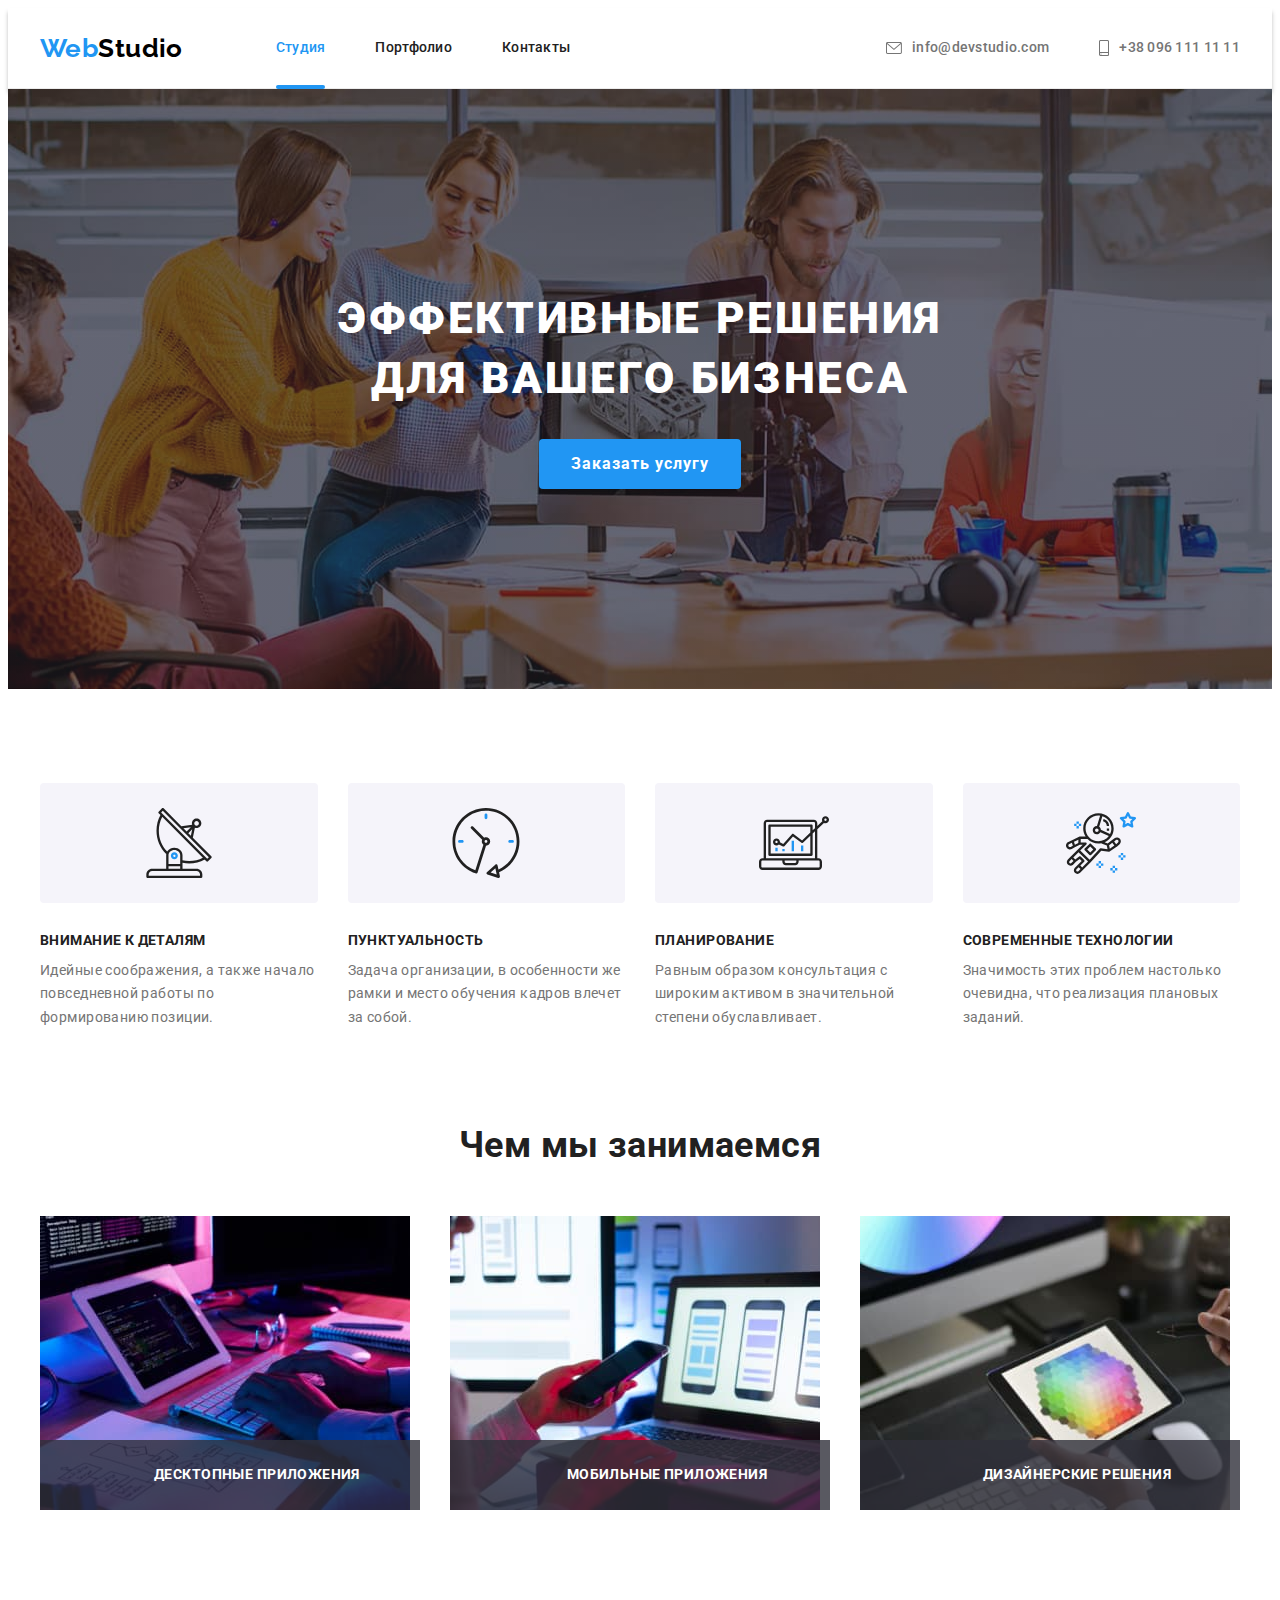
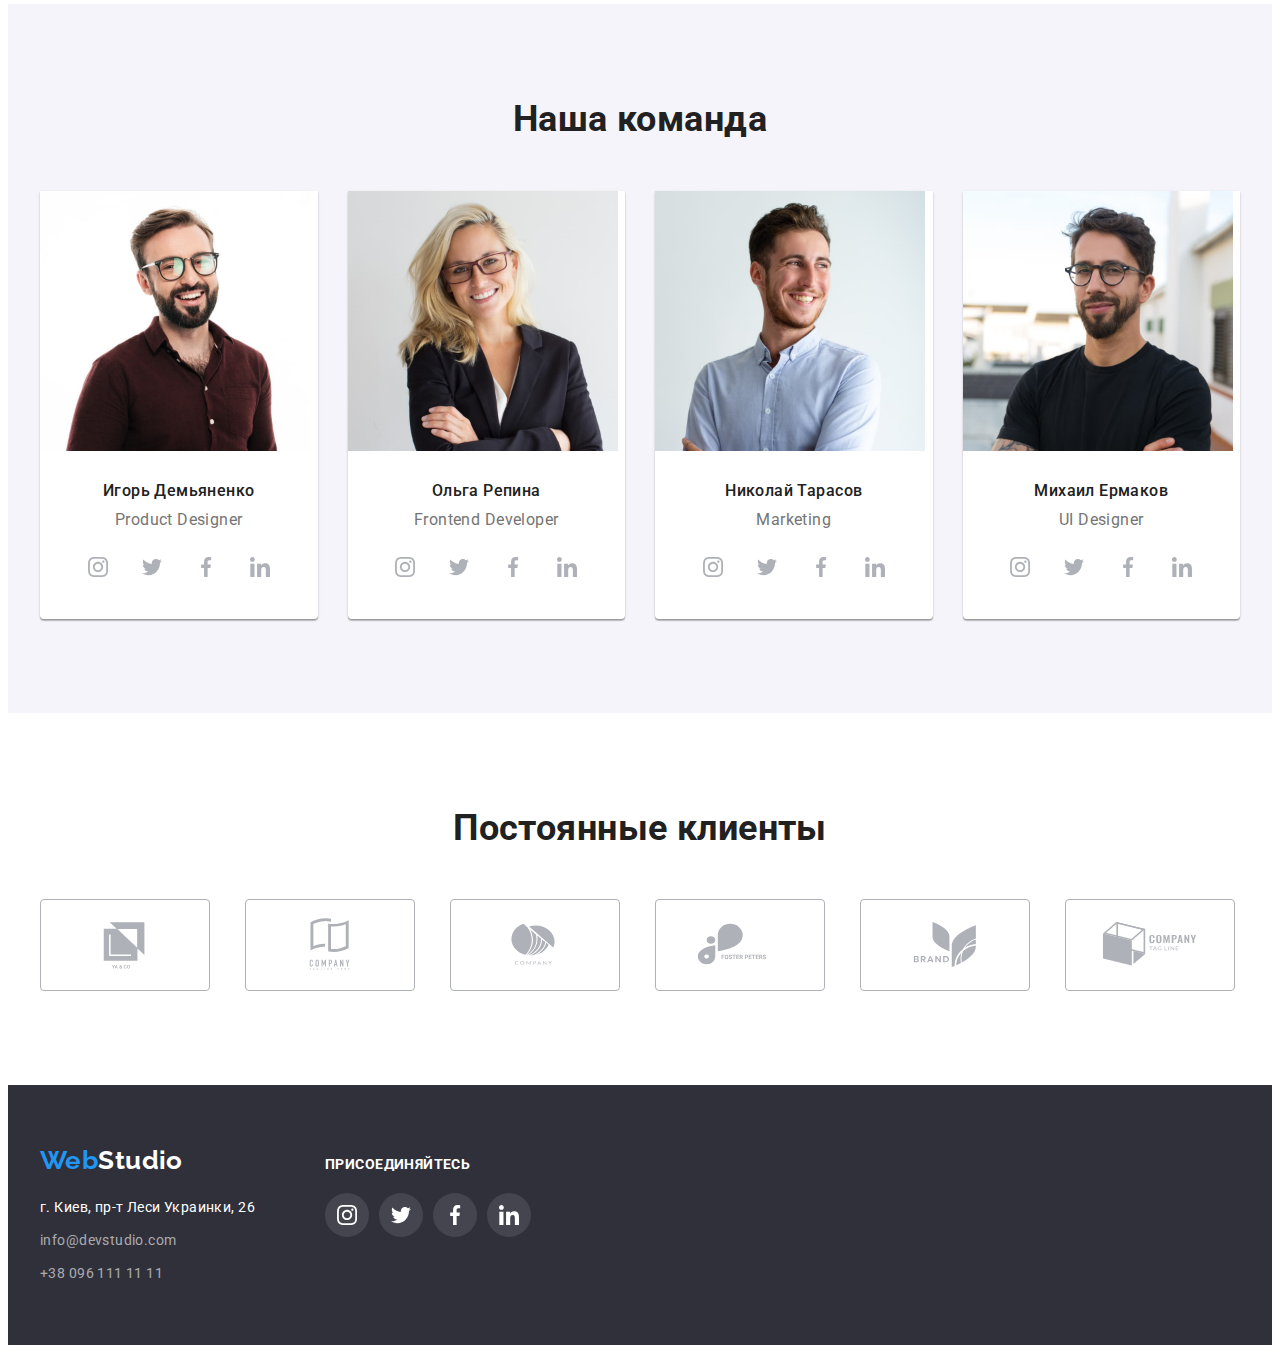
<file: index.html>
<!DOCTYPE html>
<html lang="ru">
<head>
    <meta charset="UTF-8">
    <meta http-equiv="X-UA-Compatible" content="IE=edge">
    <meta name="viewport" content="width=device-width, initial-scale=1.0">
    <title>Document</title>
    <link href="https://fonts.googleapis.com/css2?family=Raleway:wght@700&family=Roboto:wght@400;500;700;900&display=swap"
      rel="stylesheet">
      <link rel="stylesheet" href="https://cdnjs.cloudflare.com/ajax/libs/modern-normalize/1.1.0/modern-normalize.min.css"
        integrity="sha512-wpPYUAdjBVSE4KJnH1VR1HeZfpl1ub8YT/NKx4PuQ5NmX2tKuGu6U/JRp5y+Y8XG2tV+wKQpNHVUX03MfMFn9Q=="
        crossorigin="anonymous" referrerpolicy="no-referrer" />
    <link rel="stylesheet" href="./css/styles.css">
</head>
<body>
  <!-- Шапка сайта-->
  <header class="border-line">
    <div class="container header-container">
      <nav class="nav-page header-container">
        <a href="" lang="en" class="logo link ">Web<span class="logo-header">Studio</span></a>
        <ul class="nav-list list header-list">
          <li class="header-item"><a href="./index.html" class="link-active link header-link">Студия</a></li>
          <li class="header-item"><a href="./portfolio.html" class="link header-link">Портфолио</a></li>
          <li class="header-item"><a href="" class="link header-link">Контакты</a></li>
        </ul>
      </nav>
      <ul class="contact-list list header-list">
        <li class="contact-item">
          <a href="mailto:info@devstudio.com" class="link header-link">
                      <svg class="contact-icons" width="16px" height="12px">
                        <use href="./images/icons.svg#icon-mail"></use>
                      </svg>
                      info@devstudio.com</a></li>
        <li class="contact-item">
          <a href="tel:+380961111111" class="link header-link">
                      <svg class="contact-icons" width="10px" height="16px">
                        <use href="./images/icons.svg#icon-smartphone"></use>
                      </svg>
                      +38 096 111 11 11</a></li>
      </ul>
      </div>
  </header> 
  <main>
    <!-- Герой -->
  <section class="hero">
    <div class="container">
    <h1 class="hero-title hero-container">
      Эффективные решения для вашего бизнеса
    </h1>
    <button type="button" class="hero-btn" data-modal-open>Заказать услугу</button>
    </div>
  </section> 
  <!-- Список преимуществ работы с компанией -->
  <section class="benefits section">
    <div class="container">
    <h2 class="visually-hidden"> Наши преимущества </h2>
    <ul class="card-set list">
      <li class="benefits-items"> 
        <div class="benefits-box">
          <svg class="benefits-icons" width="70" height="70">
            <use href="./images/icons.svg#icon-antenna"></use>
          </svg>
        </div>
        <h3 class="benefits-title">Внимание к деталям</h3>
        <p class="benefits-text">Идейные соображения, а также начало повседневной работы по формированию позиции.</p>
      </li>
      <li class="benefits-items">
        <div class="benefits-box">
          <svg class="benefits-icons" width="70" height="70">
            <use href="./images/icons.svg#icon-clock"></use>
          </svg>
        </div>
        <h3 class="benefits-title">Пунктуальность</h3>
        <p class="benefits-text">Задача организации, в особенности же рамки и место обучения кадров влечет за собой.</p>
      </li>
      <li class="benefits-items">
        <div class="benefits-box">
          <svg class="benefits-icons" width="70" height="70">
            <use href="./images/icons.svg#icon-diagram"></use>
          </svg>
        </div>
        <h3 class="benefits-title">Планирование</h3>
        <p class="benefits-text">Равным образом консультация с широким активом в значительной степени обуславливает.</p>
      </li>
      <li class="benefits-items">
        <div class="benefits-box">
          <svg class="benefits-icons" width="70" height="70">
            <use href="./images/icons.svg#icon-astronaut"></use>
          </svg>
        </div>
        <h3 class="benefits-title">Современные технологии</h3>
        <p class="benefits-text">Значимость этих проблем настолько очевидна, что реализация плановых заданий.</p>
      </li>
    </ul>
    </div>
  </section>
  <!-- Чем мы занимаемся -->
  <section class="work section">
    <div class="container">
    <h2 class="section-title">Чем мы занимаемся</h2>
    <ul class="card-set list">
      <li class="work-items">
        <div class="work-items-wrap">
          <img src="./images/img-work-1.jpg" alt="Верстка десктопных приложений" width="370" height="294">
          <p class="work-img-text">Десктопные приложения</p>
        </div>
      </li>
      <li class="work-items">
        <div class="work-items-wrap">
          <img src="./images/img-work-2.jpg" alt="Дизайн мобильных приложений" width="370" height="294">
          <p class="work-img-text">Мобильные приложения</p>
        </div>
      </li>
        <li class="work-items">
        <div class="work-items-wrap">
      <img src="./images/img-work-3.jpg" alt="Подборка цветовых решений" width="370" height="294">
      <p class="work-img-text">Дизайнерские решения</p>
      </div>
      </li>
        </ul>
        </div>
  </section>
    <!-- Наша команда -->
    <section class="team section">
      <div class="container">
      <h2 class="section-title team-title">Наша команда</h2>
      <ul class="card-set list">
        <li class="team-item">
          <img src="./images/img-team-1.jpg" alt="Фото сотрудника Игоря Демьяненко Product Designer" width="270" height="260" class="card">
            <div class="team-box">
            <h3 class="team-name">Игорь Демьяненко</h3>
            <p lang="en" class="team-position">Product Designer</p>
            <ul class="social-list list">
              <li class="social-item">
                <a href="" target="_blank" rel="noopener noreferrer nofollow" class="social-link link">
                  <svg class="social-icon" width="20" height="20">
                    <use href="images/icons.svg#icon-instagram"></use>
                  </svg>
                </a>
              </li>
              <li class="social-item">
                <a href="" target="_blank" rel="noopener noreferrer nofollow" class="social-link link">
                  <svg class="social-icon" width="20" height="20">
                    <use href="images/icons.svg#icon-twitter"></use>
                  </svg>
                </a>
              </li>
              <li class="social-item">
                <a href="" target="_blank" rel="noopener noreferrer nofollow" class="social-link link">
                  <svg class="social-icon" width="20" height="20">
                    <use href="images/icons.svg#icon-facebook"></use>
                  </svg>
                </a>
              </li>
              <li class="social-item">
                <a href="" target="_blank" rel="noopener noreferrer nofollow" class="social-link link">
                  <svg class="social-icon" width="20" height="20">
                    <use href="images/icons.svg#icon-linkedin"></use>
                  </svg>
                </a>
              </li>
            </ul>
            </div>
            </li>
        <li class="team-item">
          <img src="./images/img-team-2.jpg" alt="Фото сотрудника Ольги Репиной Frontend Developer" width="270" height="260" class="card">
          <div class="team-box">
          <h3 class="team-name">Ольга Репина</h3>
          <p lang="en" class="team-position">Frontend Developer</p>
          <ul class="social-list list">
            <li class="social-item">
              <a href="" target="_blank" rel="noopener noreferrer nofollow" class="social-link link">
                <svg class="social-icon" width="20" height="20">
                  <use href="images/icons.svg#icon-instagram"></use>
                </svg>
              </a>
            </li>
            <li class="social-item">
              <a href="" target="_blank" rel="noopener noreferrer nofollow" class="social-link link">
                <svg class="social-icon" width="20" height="20">
                  <use href="images/icons.svg#icon-twitter"></use>
                </svg>
              </a>
            </li>
            <li class="social-item">
              <a href="" target="_blank" rel="noopener noreferrer nofollow" class="social-link link">
                <svg class="social-icon" width="20" height="20">
                  <use href="images/icons.svg#icon-facebook"></use>
                </svg>
              </a>
            </li>
            <li class="social-item">
              <a href="" target="_blank" rel="noopener noreferrer nofollow" class="social-link link">
                <svg class="social-icon" width="20" height="20">
                  <use href="images/icons.svg#icon-linkedin"></use>
                </svg>
              </a>
            </li>
          </ul>
          </div>
        </li>
        <li class="team-item">
          <img src="./images/img-team-3.jpg" alt="Фото сотрудника Николая Тарасова Marketing" width="270" height="260" class="card">
          <div class="team-box">
          <h3 class="team-name">Николай Тарасов</h3>
          <p lang="en" class="team-position">Marketing</p>
          <ul class="social-list list">
            <li class="social-item">
              <a href="" target="_blank" rel="noopener noreferrer nofollow" class="social-link link">
                <svg class="social-icon" width="20" height="20">
                  <use href="images/icons.svg#icon-instagram"></use>
                </svg>
              </a>
            </li>
            <li class="social-item">
              <a href="" target="_blank" rel="noopener noreferrer nofollow" class="social-link link">
                <svg class="social-icon" width="20" height="20">
                  <use href="images/icons.svg#icon-twitter"></use>
                </svg>
              </a>
            </li>
            <li class="social-item">
              <a href="" target="_blank" rel="noopener noreferrer nofollow" class="social-link link">
                <svg class="social-icon" width="20" height="20">
                  <use href="images/icons.svg#icon-facebook"></use>
                </svg>
              </a>
            </li>
            <li class="social-item">
              <a href="" target="_blank" rel="noopener noreferrer nofollow" class="social-link link">
                <svg class="social-icon" width="20" height="20">
                  <use href="images/icons.svg#icon-linkedin"></use>
                </svg>
              </a>
            </li>
          </ul>
          </div>
        </li>
        <li class="team-item">
          <img src="./images/img-team-4.jpg" alt="Фото сотрудника Михаила Ермакова UI Designer" width="270" height="260" class="card">
          <div class="team-box">
          <h3 class="team-name">Михаил Ермаков</h3>
          <p lang="en" class="team-position">UI Designer</p>
          <ul class="social-list list">
          <li class="social-item">
            <a href="" target="_blank" rel="noopener noreferrer nofollow" class="social-link link">
              <svg class="social-icon" width="20" height="20">
                <use href="images/icons.svg#icon-instagram"></use>
              </svg>
            </a>
          </li>
          <li class="social-item">
            <a href="" target="_blank" rel="noopener noreferrer nofollow" class="social-link link">
              <svg class="social-icon" width="20" height="20">
                <use href="images/icons.svg#icon-twitter"></use>
              </svg>
            </a>
          </li>
          <li class="social-item">
            <a href="" target="_blank" rel="noopener noreferrer nofollow" class="social-link link">
              <svg class="social-icon" width="20" height="20">
                <use href="images/icons.svg#icon-facebook"></use>
              </svg>
            </a>
          </li>
          <li class="social-item">
            <a href="" target="_blank" rel="noopener noreferrer nofollow" class="social-link link">
              <svg class="social-icon" width="20" height="20">
                <use href="images/icons.svg#icon-linkedin"></use>
              </svg>
            </a>
          </li>
        </ul>
          </div>
        </li>
      </ul>
      </div>
    </section>
    </main>
    <!-- Постоянные клиенты -->
    <section class="clients section">
      <div class="container">
        <h2 class="section-title">Постоянные клиенты</h2>
        <ul class="card-set list">
          <li class="clients-items">
            <a href=""  target="_blank" rel="noopener noreferrer nofollow" class="clients-link link">
              <svg class="clients-icons" width="106" height="60">
                <use href="images/icons.svg#icon-Logo-1"></use>
              </svg>
            </a>
          </li>
          <li class="clients-items">
            <a href=""  target="_blank" rel="noopener noreferrer nofollow" class="clients-link link">
              <svg class="clients-icons" width="106" height="60">
                <use href="images/icons.svg#icon-Logo-2"></use>
              </svg>
            </a>
          </li>
          <li class="clients-items">
            <a href=""  target="_blank" rel="noopener noreferrer nofollow" class="clients-link link">
              <svg class="clients-icons" width="106" height="60">
                <use href="images/icons.svg#icon-Logo-3"></use>
              </svg>
            </a>
          </li>
          <li class="clients-items">
            <a href=""  target="_blank" rel="noopener noreferrer nofollow" class="clients-link link">
              <svg class="clients-icons" width="106" height="60">
                <use href="images/icons.svg#icon-Logo-4"></use>
              </svg>
            </a>
          </li>
          <li class="clients-items">
            <a href=""  target="_blank" rel="noopener noreferrer nofollow" class="clients-link link">
              <svg class="clients-icons" width="106" height="60">
                <use href="images/icons.svg#icon-Logo-5"></use>
              </svg>
            </a>
          </li>
          <li class="clients-items">
            <a href=""  target="_blank" rel="noopener noreferrer nofollow" class="clients-link link">
              <svg class="clients-icons" width="106" height="60">
                <use href="images/icons.svg#icon-Logo-6"></use>
              </svg>
            </a>
          </li>
        </ul>
      </div>
    </section>
    <!-- Футер -->
    <footer class="basement basement-section">
      <div class="container basement-container"> 
        <div class="basement-contacts">
      <a href="" lang="en" class="logo link">Web<span class="logo-footer">Studio</span></a>
      <address class="basement-address">
        <ul class="basement-list list">
          <li class="basement-items"><a href="https://goo.gl/maps/84MK3g47taFm8UyFA" target="_blank" rel="noopener noreferrer nofollow"
              class="basement-link link white"> г. Киев, пр-т Леси Украинки, 26 </a></li>
          <li class="basement-items"><a href="mailto:info@devstudio.com" class="basement-link link">info@devstudio.com</a></li>
          <li class="basement-items"><a href="tel:+380961111111" class="basement-link link">+38 096 111 11 11</a></li>
        </ul>
      </address>
      </div>
      <div class="basement-join-section">
      <h2 class="basement-social-title">присоединяйтесь</h2>
            <ul class="social-list list">
              <li class="social-item">
                <a href=""  target="_blank" rel="noopener noreferrer nofollow" class="social-link link">
                  <svg class="social-icon" width="20" height="20">
                    <use href="images/icons.svg#icon-instagram"></use>
                  </svg>
                </a>
              </li>
              <li class="social-item">
                <a href=""  target="_blank" rel="noopener noreferrer nofollow" class="social-link link">
                  <svg class="social-icon" width="20" height="20">
                    <use href="images/icons.svg#icon-twitter"></use>
                  </svg>
                </a>
              </li>
              <li class="social-item">
                <a href=""  target="_blank" rel="noopener noreferrer nofollow" class="social-link link">
                  <svg class="social-icon" width="20" height="20">
                    <use href="images/icons.svg#icon-facebook"></use>
                  </svg>
                </a>
              </li>
              <li class="social-item">
                <a href=""  target="_blank" rel="noopener noreferrer nofollow" class="social-link link">
                  <svg class="social-icon" width="20" height="20">
                    <use href="images/icons.svg#icon-linkedin"></use>
                  </svg>
                </a>
              </li>
            </ul>
            </div>
      </div>
    </footer>
    <div class="backdrop is-hidden" data-modal>
<div class="modal">
  <button type="button" class="modal-close" data-modal-close>
    <svg class="modal-icon" width="18px" height="18px">
      <use href="images/icons.svg#icon-close-black-18dp"></use>
    </svg>
  </button>
</div>
    </div>
    <script src="./js/modal.js"></script>
</body>
</html>
</file>
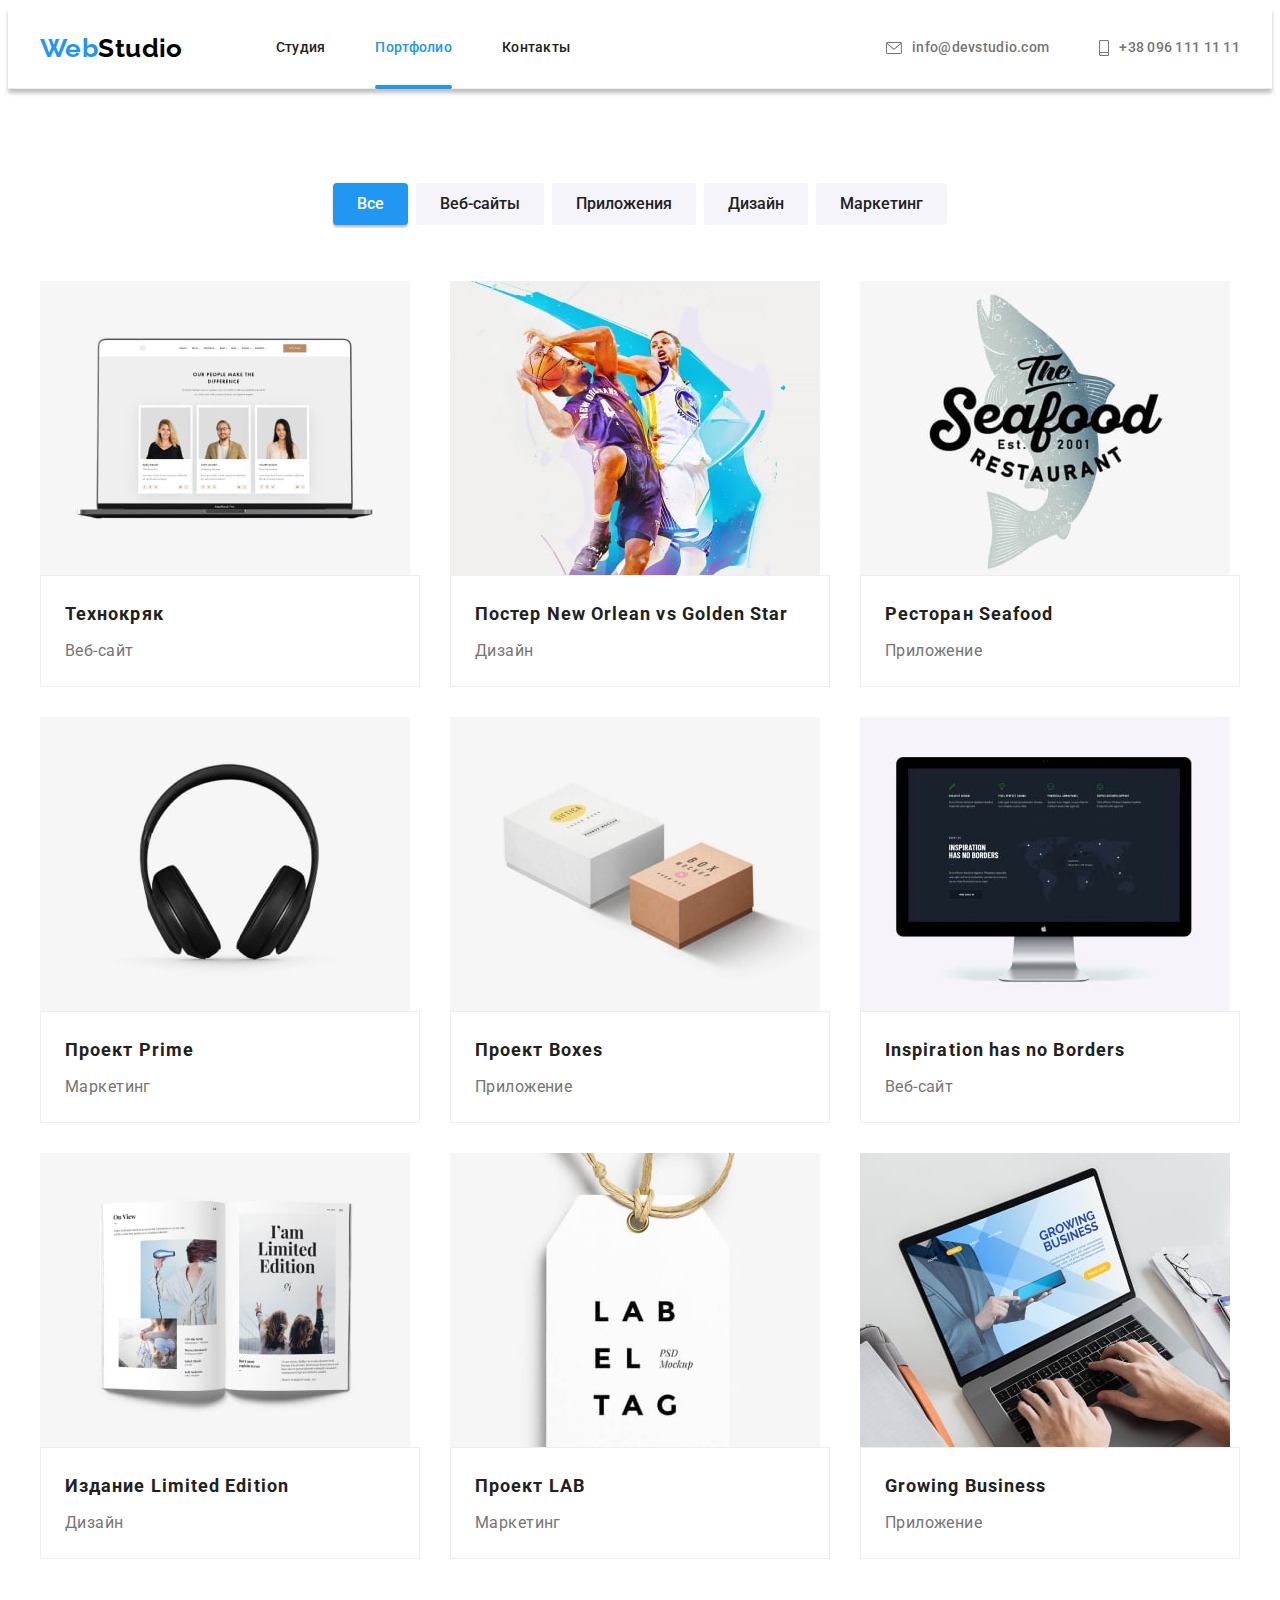
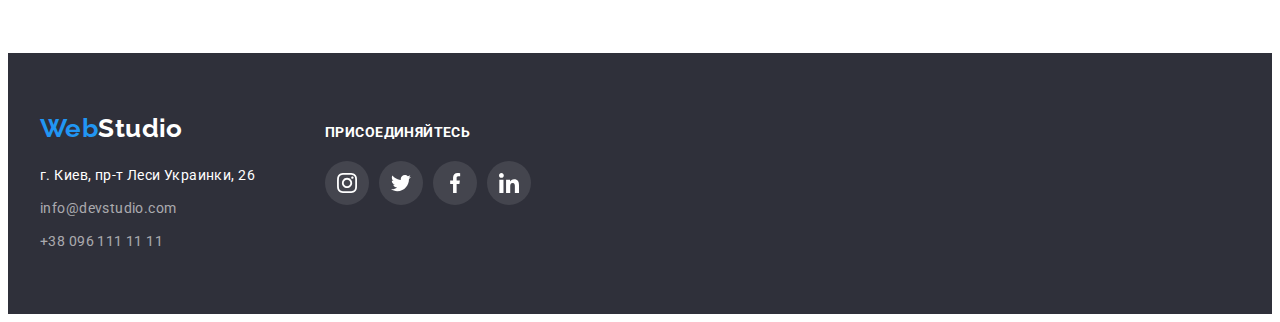
<file: portfolio.html>
<!DOCTYPE html>
<html lang="en">
<head>
    <meta charset="UTF-8">
    <meta http-equiv="X-UA-Compatible" content="IE=edge">
    <meta name="viewport" content="width=device-width, initial-scale=1.0">
    <title>Document</title>
    <link href="https://fonts.googleapis.com/css2?family=Raleway:wght@700&family=Roboto:wght@400;500;700;900&display=swap"
        rel="stylesheet">
        <link rel="stylesheet" href="https://cdnjs.cloudflare.com/ajax/libs/modern-normalize/1.1.0/modern-normalize.min.css"
            integrity="sha512-wpPYUAdjBVSE4KJnH1VR1HeZfpl1ub8YT/NKx4PuQ5NmX2tKuGu6U/JRp5y+Y8XG2tV+wKQpNHVUX03MfMFn9Q=="
            crossorigin="anonymous" referrerpolicy="no-referrer" />
    <link rel="stylesheet" href="./css/styles.css">
</head>
<body>
    <!-- Шапка сайта-->
<header class="border-line">
    <div class="container header-container">
        <nav class="nav-page header-container">
            <a href="" lang="en" class="logo link ">Web<span class="logo-header">Studio</span></a>
            <ul class="nav-list list header-list">
                <li class="header-item"><a href="./index.html" class="link header-link">Студия</a></li>
                <li class="header-item"><a href="./portfolio.html" class="link-active link header-link">Портфолио</a></li>
                <li class="header-item"><a href="" class="link header-link">Контакты</a></li>
            </ul>
        </nav>
    <ul class="contact-list list header-list">
        <li class="contact-item">
            <a href="mailto:info@devstudio.com" class="link header-link">
                <svg class="contact-icons" width="16px" height="12px">
                    <use href="./images/icons.svg#icon-mail"></use>
                </svg>
                info@devstudio.com</a>
        </li>
        <li class="contact-item">
            <a href="tel:+380961111111" class="link header-link">
                <svg class="contact-icons" width="10px" height="16px">
                    <use href="./images/icons.svg#icon-smartphone"></use>
                </svg>
                +38 096 111 11 11</a>
        </li>
    </ul>
    </div>
</header>
<main>
    <section class="section">
    <!-- Наши работы -->
    <h1 class="visually-hidden"> Наши работы </h1>
    <div class="container">
    <ul class="filter-list list">
        <li class="button-item"><button type="button" class="filter-btn active"> Все </button></li>
        <li class="button-item"><button type="button" class="filter-btn"> Веб-сайты </button></li>
        <li class="button-item"><button type="button" class="filter-btn"> Приложения </button></li>
        <li class="button-item"><button type="button" class="filter-btn"> Дизайн </button></li>
        <li class="button-item"><button type="button" class="filter-btn"> Маркетинг </button></li>
    </ul>
    <ul class="card-set list">
        <li class="portfolio-item">
        <a href="" target="_blank" rel="noopener noreferrer nofollow"
                class="portfolio-link link">
                <div class="portfolio-items-wrap">
            <img src="./images/img-portfolio-technocrack-min.jpg" alt="Технокряк" width="370" height="294">
            <p class="portfolio-img-text">Технокряк это современная площадка распространения коронавируса. Компании используют эту платформу для цифрового шпионажа и атак на защищённые сервера конкурентов.</p>
                </div>
        <div class="portfolio-border">
            <h2 class="portfolio-title">Технокряк</h2>
        <p class="portfolio-category">Веб-сайт</p>
        </div>
        </a>
        </li>
        <li class="portfolio-item">
            <a href="" target="_blank" rel="noopener noreferrer nofollow" class="portfolio-link link">
                <div class="portfolio-items-wrap">
                <img src="./images/img-portfolio-new-orlean-min.jpg" alt="Постер New Orlean vs Golden Star" width="370" height="294">
                <p class="portfolio-img-text">Lorem ipsum dolor sit amet, consectetur adipisicing elit. Possimus itaque eos adipisci eum iste a natus corrupti provident optio quas.</p>
                </div>

            <div class="portfolio-border">
                <h2 class="portfolio-title">Постер New Orlean vs Golden Star</h2>
                <p class="portfolio-category">Дизайн</p>
            </div>
        
        </a>
        </li>
        <li class="portfolio-item">
            <a href="" target="_blank" rel="noopener noreferrer nofollow" class="portfolio-link link">
                <div class="portfolio-items-wrap">
                <img src="./images/img-portfolio-seafood-min.jpg" alt="Ресторан Seafood" width="370" height="294">
                    <p class="portfolio-img-text">Lorem ipsum, dolor sit amet consectetur adipisicing elit. Dolores dolorum iste dolorem voluptatum id aliquid cumque temporibus excepturi ullam est!</p>
                </div>

                <div class="portfolio-border">
                <h2 class="portfolio-title">Ресторан Seafood</h2>
                <p class="portfolio-category">Приложение</p>
                </div>
        
        </a>
        </li>
        <li class="portfolio-item">
            <a href="" target="_blank" rel="noopener noreferrer nofollow" class="portfolio-link link">
                <div class="portfolio-items-wrap">
            <img src="./images/img-portfolio-prime-min.jpg" alt="Проект Prime" width="370" height="294">
                    <p class="portfolio-img-text">Lorem ipsum dolor sit amet consectetur adipisicing elit. Blanditiis et quam velit neque, suscipit totam ea! Reprehenderit nostrum ab facilis.</p>
                </div>

            <div class="portfolio-border">
        <h2 class="portfolio-title">Проект Prime</h2>
        <p class="portfolio-category">Маркетинг</p>
            </div>
        </a>
        </li>
        <li class="portfolio-item">
            <a href="" target="_blank" rel="noopener noreferrer nofollow" class="portfolio-link link">
                <div class="portfolio-items-wrap">
            <img src="./images/img-portfolio-boxes-min.jpg" alt="Проект Boxes" width="370" height="294">
                    <p class="portfolio-img-text">Lorem ipsum dolor sit amet consectetur, adipisicing elit. Corporis debitis veniam eveniet eligendi perspiciatis, earum quaerat autem expedita fugiat facere!</p>
                </div>
            <div class="portfolio-border">
        <h2 class="portfolio-title">Проект Boxes</h2>
        <p class="portfolio-category">Приложение</p>
            </div>
        </a>
        </li>
        <li class="portfolio-item">
            <a href="" target="_blank" rel="noopener noreferrer nofollow" class="portfolio-link link">
                <div class="portfolio-items-wrap">
            <img src="./images/img-portfolio-inspiration-min.jpg" alt="Inspiration has no Borders" width="370" height="294">
                    <p class="portfolio-img-text">Lorem, ipsum dolor sit amet consectetur adipisicing elit. A obcaecati reiciendis quaerat architecto, sit sunt corrupti nostrum ad. Sapiente, non?</p>
                </div>
            <div class="portfolio-border">
            <h2 class="portfolio-title">Inspiration has no Borders</h2>
            <p class="portfolio-category">Веб-сайт</p>
            </div>
        </a>
        </li>
        <li class="portfolio-item">
            <a href="" target="_blank" rel="noopener noreferrer nofollow" class="portfolio-link link">
                <div class="portfolio-items-wrap">
            <img src="./images/img-portfolio-limited-edition-min.jpg" alt="Издание Limited Edition" width="370" height="294">
                    <p class="portfolio-img-text">Lorem ipsum dolor sit amet consectetur, adipisicing elit. Minima, voluptatum placeat? Mollitia in libero nemo blanditiis quos suscipit deleniti temporibus.</p>
                </div>
            <div class="portfolio-border">
        <h2 class="portfolio-title">Издание Limited Edition</h2>
        <p class="portfolio-category">Дизайн</p>    
            </div>
        </a>
        </li>
        <li class="portfolio-item">
            <a href="" target="_blank" rel="noopener noreferrer nofollow" class="portfolio-link link">
                <div class="portfolio-items-wrap">
                    <img src="./images/img-portfolio-lab-min.jpg" alt="Проект LAB" width="370" height="294">
                    <p class="portfolio-img-text">Lorem ipsum, dolor sit amet consectetur adipisicing elit. Vitae optio soluta suscipit ad eos ipsam minus accusamus nesciunt sit tempore?</p>
                </div>
            <div class="portfolio-border">
        <h2 class="portfolio-title">Проект LAB</h2>
        <p class="portfolio-category">Маркетинг</p>                
            </div>
        </a>
        </li>
        <li class="portfolio-item">
            <a href="" target="_blank" rel="noopener noreferrer nofollow" class="portfolio-link link">
                <div class="portfolio-items-wrap">
            <img src="./images/img-portfolio-growing-business-min.jpg" alt="Growing Business" width="370" height="294">
                    <p class="portfolio-img-text">Lorem ipsum dolor sit amet consectetur, adipisicing elit. Voluptatem facere et odit ipsa praesentium? Eius illum consequuntur asperiores temporibus pariatur.</p>
                </div>
            <div class="portfolio-border">
        <h2 class="portfolio-title">Growing Business</h2>
        <p class="portfolio-category">Приложение</p>                
            </div>
        </a>
        </li>
    </ul>
    </div>
</section>
</main>
    <!-- Футер -->
    <footer class="basement basement-section">
        <div class="container basement-container">
            <div class="basement-contacts">
                <a href="" lang="en" class="logo link">Web<span class="logo-footer">Studio</span></a>
                <address class="basement-address">
                    <ul class="basement-list list">
                        <li class="basement-items"><a href="https://goo.gl/maps/84MK3g47taFm8UyFA" target="_blank"
                                rel="noopener noreferrer nofollow" class="basement-link link white"> г. Киев, пр-т Леси
                                Украинки, 26 </a></li>
                        <li class="basement-items"><a href="mailto:info@devstudio.com"
                                class="basement-link link">info@devstudio.com</a></li>
                        <li class="basement-items"><a href="tel:+380961111111" class="basement-link link">+38 096 111 11
                                11</a></li>
                    </ul>
                </address>
            </div>
            <div class="basement-join-section">
                <h2 class="basement-social-title">присоединяйтесь</h2>
                <ul class="social-list list">
                    <li class="social-item">
                        <a href="" target="_blank" rel="noopener noreferrer nofollow" class="social-link link">
                            <svg class="social-icon" width="20" height="20">
                                <use href="images/icons.svg#icon-instagram"></use>
                            </svg>
                        </a>
                    </li>
                    <li class="social-item">
                        <a href="" target="_blank" rel="noopener noreferrer nofollow" class="social-link link">
                            <svg class="social-icon" width="20" height="20">
                                <use href="images/icons.svg#icon-twitter"></use>
                            </svg>
                        </a>
                    </li>
                    <li class="social-item">
                        <a href="" target="_blank" rel="noopener noreferrer nofollow" class="social-link link">
                            <svg class="social-icon" width="20" height="20">
                                <use href="images/icons.svg#icon-facebook"></use>
                            </svg>
                        </a>
                    </li>
                    <li class="social-item">
                        <a href="" target="_blank" rel="noopener noreferrer nofollow" class="social-link link">
                            <svg class="social-icon" width="20" height="20">
                                <use href="images/icons.svg#icon-linkedin"></use>
                            </svg>
                        </a>
                    </li>
                </ul>
            </div>
        </div>
    </footer>
</body>
</html>
</file>
<file: css/styles.css>
/* цвета страницы
акцент #2196F3
черный #000000
белый #FFFFFF
заголовки #212121
основной цвет текста #757575
*/
:root {
  --accent-color: #2196f3;
  --logo-color: #000000;
  --title-text-color: #212121;
  --primary-text-color: #757575;
  --hero-white-color: #ffffff;
  --background-color-style: #2f303a;
  --btn-background-color: #f5f4fa;
  --icons-main-color: #afb1b8;
  --duration: 250ms;
  --timing-function: cubic-bezier(0.4, 0, 0.2, 1);
}
/* ----------reset------------ */
h1,
h2,
h3,
h4,
h5,
h6,
p {
  margin: 0;
}
ul {
  margin: 0;
  padding-left: 0;
}

/* ---------------------------- */

body {
  color: var(--primary-text-color);
  font-family: "Roboto", sans-serif;
  font-size: 14px;
  line-height: 1.71;
  letter-spacing: 0.03em;
}
.link {
  text-decoration: none;
  color: inherit;
}
.list {
  list-style: none;
}
img {
  display: block;
  max-width: 100%;
}
/* ---------container------------ */
.container {
  width: 1200px;
  padding-left: 15px;
  padding-right: 15px;
  margin: 0 auto;
}
.header-container {
  display: flex;
  align-items: center;
}
.border-line {
  border-bottom: 1px solid #ececec;
  box-shadow: 0px 4px 4px rgba(0, 0, 0, 0.25);
}
.header-list {
  display: flex;
  margin-left: auto;
}
.header-item:not(:last-child),
.contact-item:not(:last-child) {
  margin-right: 50px;
}
.section {
  padding-top: 94px;
  padding-bottom: 94px;
}

/* ------LOGO-------- */
.logo {
  display: block;
  color: var(--accent-color);
  font-family: "Raleway", sans-serif;
  font-weight: 700;
  font-size: 26px;
  line-height: 1.19;
}
.nav-page .logo {
  margin-right: 93px;
}
.logo-header {
  color: var(--logo-color);
}
.logo-footer {
  color: var(--hero-white-color);
}
/* --------HEADER-LINKS----------- */

.nav-list {
  color: var(--title-text-color);
}
.header-link {
  display: flex;
  align-items: center;
  padding-top: 32px;
  padding-bottom: 32px;
  font-weight: 500;
  line-height: 1.14;
  letter-spacing: 0.02em;
  transition: color var(--duration) var(--timing-function);
}
.header-link:hover,
.header-link:focus,
.link-active {
  color: var(--accent-color);
}
.contact-item {
  display: flex;
  align-items: center;
}
.contact-icons {
  margin-right: 10px;
  fill: currentColor;
}
.link-active::after {
  content: "";
  width: 100%;
  height: 4px;
  background-color: var(--accent-color);
  border-radius: 2px;
  position: absolute;
  left: 0;
  bottom: -1px;
}
.link-active {
  position: relative;
}
/* ---------HERO----------- */
.hero {
  background-color: var(--background-color-style);
  background-image: linear-gradient(
      rgba(47, 48, 58, 0.4),
      rgba(47, 48, 58, 0.4)
    ),
    url(../images/hero-bg.jpg);
  background-repeat: no-repeat;
  background-position: center;
  background-size: cover, auto;
  /* max-width: 1600px;
  margin: 0 auto; */
  text-align: center;
  padding-top: 200px;
  padding-bottom: 200px;
}
.hero-container {
  display: block;
  max-width: 696px;
  margin-right: auto;
  margin-left: auto;
  margin-bottom: 30px;
}
.hero-title {
  color: var(--hero-white-color);
  font-weight: 900;
  font-size: 44px;
  line-height: 1.36;
  letter-spacing: 0.06em;
  text-transform: uppercase;
}
.hero-btn {
  font-family: inherit;
  color: var(--hero-white-color);
  background-color: var(--accent-color);
  font-weight: 700;
  font-size: 16px;
  line-height: 1.87;
  align-items: center;
  letter-spacing: 0.06em;
  cursor: pointer;
  border: none;
  box-shadow: 0px 4px 4px rgba(0, 0, 0, 0.15);
  border-radius: 4px;
  padding: 10px 32px;
  transition: background-color var(--duration) var(--timing-function);
}
.hero-btn:hover,
.hero-btn:focus {
  background-color: #188ce8;
}
/* ------------BENEFITS---------- */
.visually-hidden {
  position: absolute;
  width: 1px;
  height: 1px;
  margin: -1px;
  padding: 0;
  overflow: hidden;
  border: 0;
  clip: rect(0 0 0 0);
}
.card-set {
  display: flex;
  flex-wrap: wrap;
  margin-left: -30px;
  margin-top: -30px;
}

.benefits-title {
  margin-bottom: 10px;
  color: var(--title-text-color);
  font-weight: 700;
  font-size: 14px;
  line-height: 1.14;
  text-transform: uppercase;
}
.benefits-items {
  width: calc(100% / 4 - 30px);
  margin-left: 30px;
  margin-top: 30px;
}
.benefits-box {
  background-color: #f5f4fa;
  display: flex;
  align-items: center;
  justify-content: center;
  margin-bottom: 30px;
  padding: 25px 100px;
  border-radius: 4px;
}

/* ---------TEAM---------- */
.section-title {
  margin-bottom: 50px;
  color: var(--title-text-color);
  font-weight: 700;
  font-size: 36px;
  line-height: 1.17;
  text-align: center;
}
.team {
  background-color: #f5f4fa;
}
.team-position,
.team-name {
  font-size: 16px;
  line-height: 1.19;
  text-align: center;
}
.team-name {
  margin-bottom: 10px;
  color: var(--title-text-color);
  font-weight: 500;
}
.team-position {
  margin-bottom: 16px;
}
.team-box {
  padding: 30px 24px;
}
.social-list {
  display: flex;
  justify-content: center;
}
.social-link {
  width: 44px;
  height: 44px;
  border-radius: 50%;
  display: flex;
  justify-content: center;
  align-items: center;
  transition: background-color var(--duration) var(--timing-function),
    color var(--duration) var(--timing-function);
}
.team .social-link {
  background-color: #ffffff;
  color: var(--icons-main-color);
}
.social-icon {
  fill: currentColor;
}
.social-item + .social-item {
  margin-left: 10px;
}
/* ---------WORK---------- */
.work {
  padding-top: 0px;
}
.work-list {
  display: flex;
  flex-wrap: wrap;
  margin-right: -30px;
}
.work-items {
  width: calc(100% / 3 - 30px);
  margin-left: 30px;
  margin-top: 30px;
}
.work-items-wrap {
  position: relative;
  overflow: hidden;
}
.work-img-text {
  position: absolute;
  bottom: 0;
  left: 0;
  background-color: rgba(47, 48, 58, 0.8);
  color: var(--hero-white-color);
  font-weight: 700;
  font-size: 14px;
  line-height: 1.14;
  text-align: center;
  text-transform: uppercase;
  width: 100%;
  padding: 27px 27px;
}

/* ----------TEAM------------ */
.team-list {
  display: flex;
  flex-wrap: wrap;
  margin-right: -30px;
}
.team-item {
  width: calc(100% / 4 - 30px);
  margin-left: 30px;
  margin-top: 30px;
  background-color: #ffffff;
  box-shadow: 0px 1px 3px rgba(0, 0, 0, 0.12), 0px 1px 1px rgba(0, 0, 0, 0.14),
    0px 2px 1px rgba(0, 0, 0, 0.2);
  border-radius: 0px 0px 4px 4px;
}

/* --------------CLIENTS------------ */
.clients-link {
  width: 170px;
  height: 92px;
  border: 1px solid #afb1b8;
  box-sizing: border-box;
  border-radius: 4px;
  display: flex;
  justify-content: center;
  align-items: center;
  color: var(--icons-main-color);
  transition: color var(--duration) var(--timing-function),
    border-color var(--duration) var(--timing-function);
}
.clients-items {
  width: calc(100% / 6 - 30px);
  margin-left: 30px;
  margin-top: 30px;
}
.clients-icons {
  fill: currentColor;
}
.clients-link:hover,
.clients-link:focus {
  color: var(--accent-color);
  border-color: var(--accent-color);
}
/* --------------BASEMENT----------- */

.basement-address {
  font-style: normal;
}
.basement-link {
  color: rgba(255, 255, 255, 0.6);
  transition: color var(--duration) var(--timing-function);
}
.basement-link.white {
  color: var(--hero-white-color);
}
.basement-link:hover,
.basement-link:focus {
  color: var(--accent-color);
}
.basement-section {
  padding-bottom: 60px;
  padding-top: 60px;
  background-color: var(--background-color-style);
}
.basement .logo {
  margin-bottom: 20px;
}
.basement-items:not(:last-child) {
  margin-bottom: 9px;
}
.basement-container {
  display: flex;
  align-items: baseline;
}
.basement-contacts {
  margin-right: 70px;
}
.basement-social-title {
  font-size: 14px;
  line-height: 1.14;
  letter-spacing: 0.03em;
  text-transform: uppercase;
  margin-bottom: 20px;
  color: var(--hero-white-color);
}

.basement .social-link {
  background-color: rgba(255, 255, 255, 0.1);
  color: var(--hero-white-color);
}

.social-link:hover,
.social-link:focus {
  background-color: var(--accent-color);
  color: var(--hero-white-color);
}
/* ---------MODAL-WINDOW---------- */
.backdrop {
  position: fixed;
  top: 0;
  width: 100vw;
  height: 100vh;
  background-color: rgba(0, 0, 0, 0.2);
  transition: opacity var(--duration) var(--timing-function),
    visibility var(--duration) var(--timing-function);
}
.modal {
  width: 528px;
  min-height: 581px;
  background-color: #ffffff;
  box-shadow: 0px 1px 3px rgba(0, 0, 0, 0.12), 0px 1px 1px rgba(0, 0, 0, 0.14),
    0px 2px 1px rgba(0, 0, 0, 0.2);
  border-radius: 4px;
  position: absolute;
  top: 50%;
  left: 50%;
  transform: translate(-50%, -50%) scale(1.1);
  transition: transform var(--duration) var(--timing-function);
}
.is-hidden {
  opacity: 0;
  pointer-events: none;
  visibility: hidden;
}
.backdrop.is-hidden .modal {
  transform: translate(-50%, -50%) scale(0.7);
}
.modal-close {
  position: absolute;
  top: 8px;
  right: 8px;
  display: flex;
  align-items: center;
  justify-content: center;
  width: 30px;
  height: 30px;
  border-radius: 50%;
  border: 1px solid rgba(0, 0, 0, 0.1);
  background-color: transparent;
  cursor: pointer;
}
/* ---------------FILTER-PORTFOLIO---------- */
.filter-btn {
  border-radius: 4px;
  border-color: transparent;
  padding: 6px 22px;
  font-family: inherit;
  color: var(--title-text-color);
  background-color: var(--btn-background-color);
  font-weight: 500;
  font-size: 16px;
  line-height: 1.63;
  cursor: pointer;
  transition: background-color var(--duration) var(--timing-function),
    color var(--duration) var(--timing-function),
    box-shadow var(--duration) var(--timing-function);
}
.filter-btn:focus,
.filter-btn:hover,
.active {
  color: var(--hero-white-color);
  background-color: var(--accent-color);
  box-shadow: 0px 3px 1px rgba(0, 0, 0, 0.1), 0px 1px 2px rgba(0, 0, 0, 0.08),
    0px 2px 2px rgba(0, 0, 0, 0.12);
}
.filter-list {
  margin-bottom: 56px;
  display: flex;
  justify-content: center;
}
.button-item:not(:last-child) {
  margin-right: 8px;
}
.portfolio-item {
  width: calc(100% / 3 - 30px);
  margin-left: 30px;
  margin-top: 30px;
}
.portfolio-border {
  border: 1px solid #eeeeee;
  padding: 20px 24px;
}

.portfolio-title {
  color: var(--title-text-color);
  font-weight: 700;
  font-size: 18px;
  line-height: 2;
  letter-spacing: 0.06em;
  margin-bottom: 4px;
}
.portfolio-category {
  font-size: 16px;
  line-height: 1.88;
}
.portfolio-link {
  display: flex;
  flex-direction: column;
  transition: box-shadow var(--duration) var(--timing-function);
}
.portfolio-link:hover,
.portfolio-link:focus {
  box-shadow: 0px 1px 1px rgba(0, 0, 0, 0.12), 0px 4px 4px rgba(0, 0, 0, 0.06),
    1px 4px 6px rgba(0, 0, 0, 0.16);
}
.portfolio-items-wrap {
  position: relative;
  overflow: hidden;
}
.portfolio-img-text {
  position: absolute;
  bottom: 0;
  left: 0;
  background-color: rgba(33, 150, 243, 0.9);
  color: var(--hero-white-color);
  font-size: 18px;
  line-height: 1.56;
  width: 100%;
  height: 100%;
  padding: 63px 24px;
  overflow: hidden;
  transform: translateY(100%);
  transition: transform var(--duration) var(--timing-function);
}
.portfolio-link:hover .portfolio-img-text,
.portfolio-link:focus .portfolio-img-text {
  transform: translateY(0);
}
</file>
